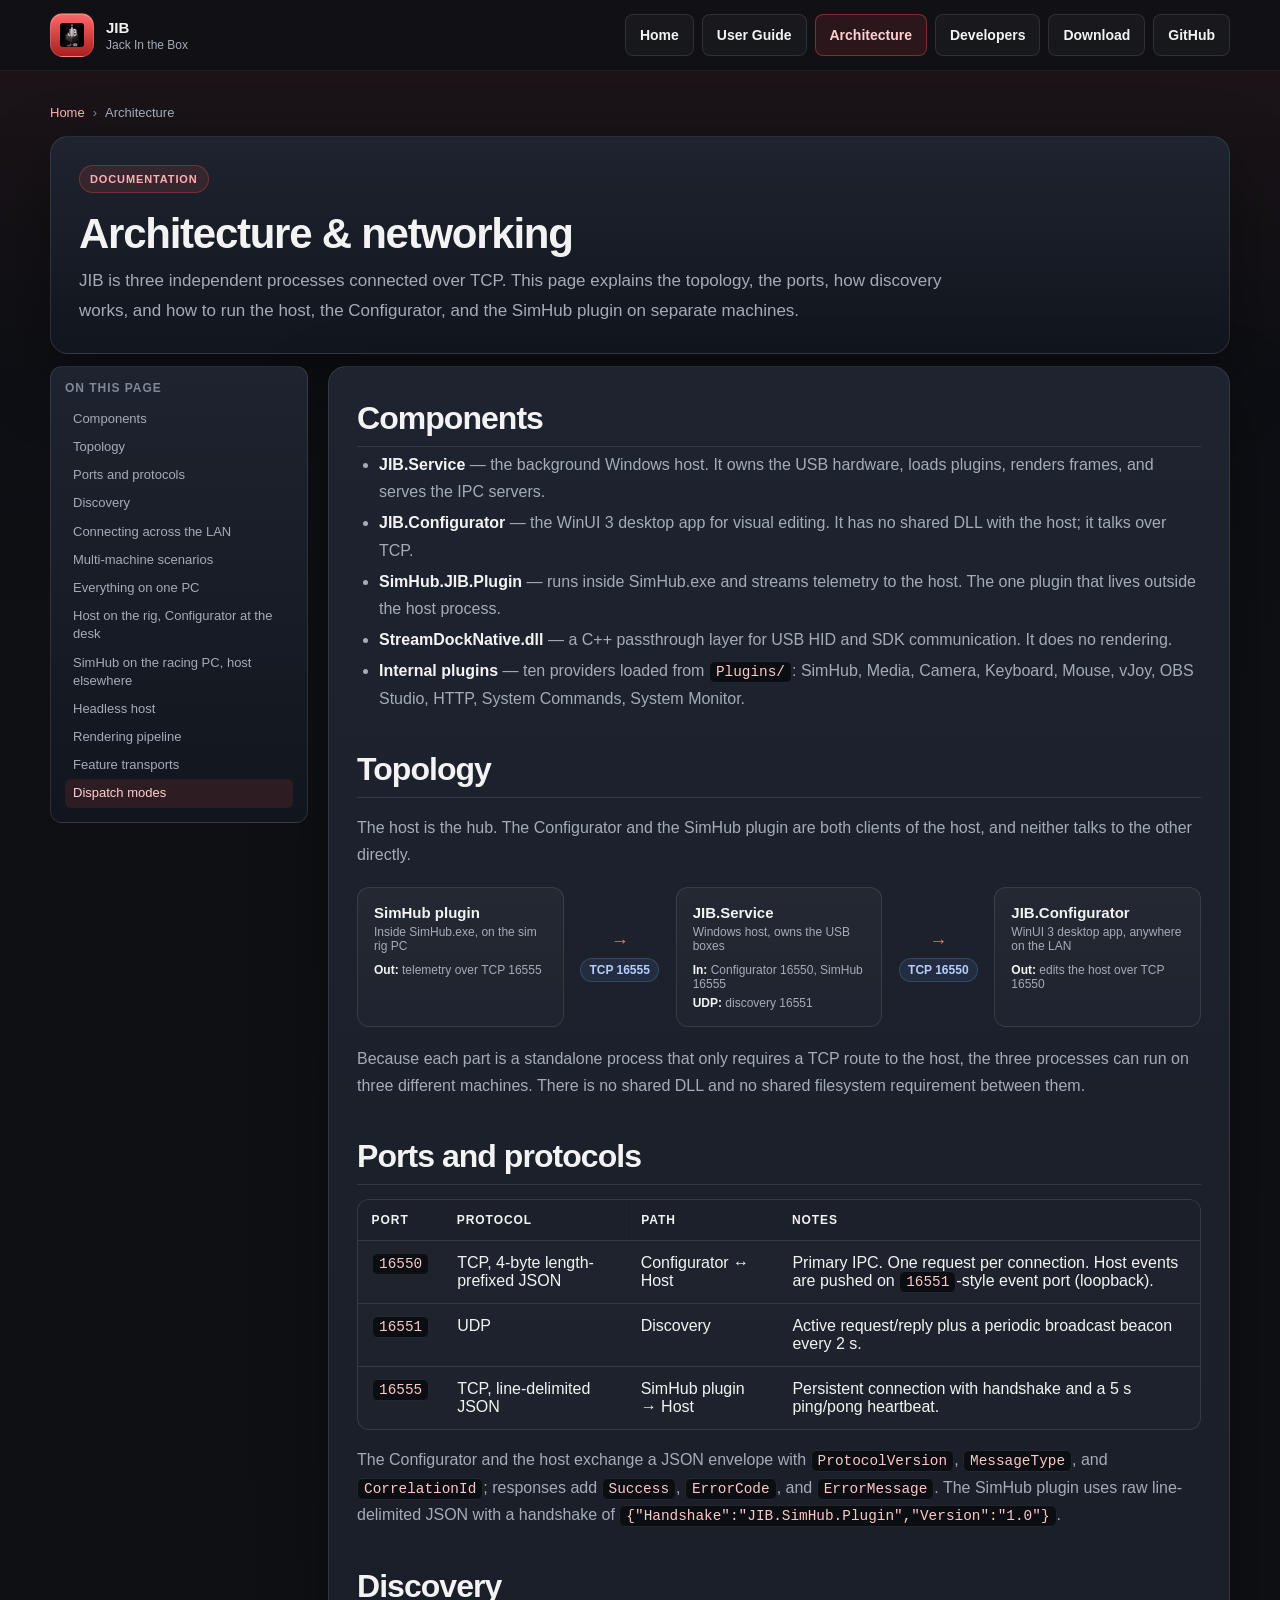
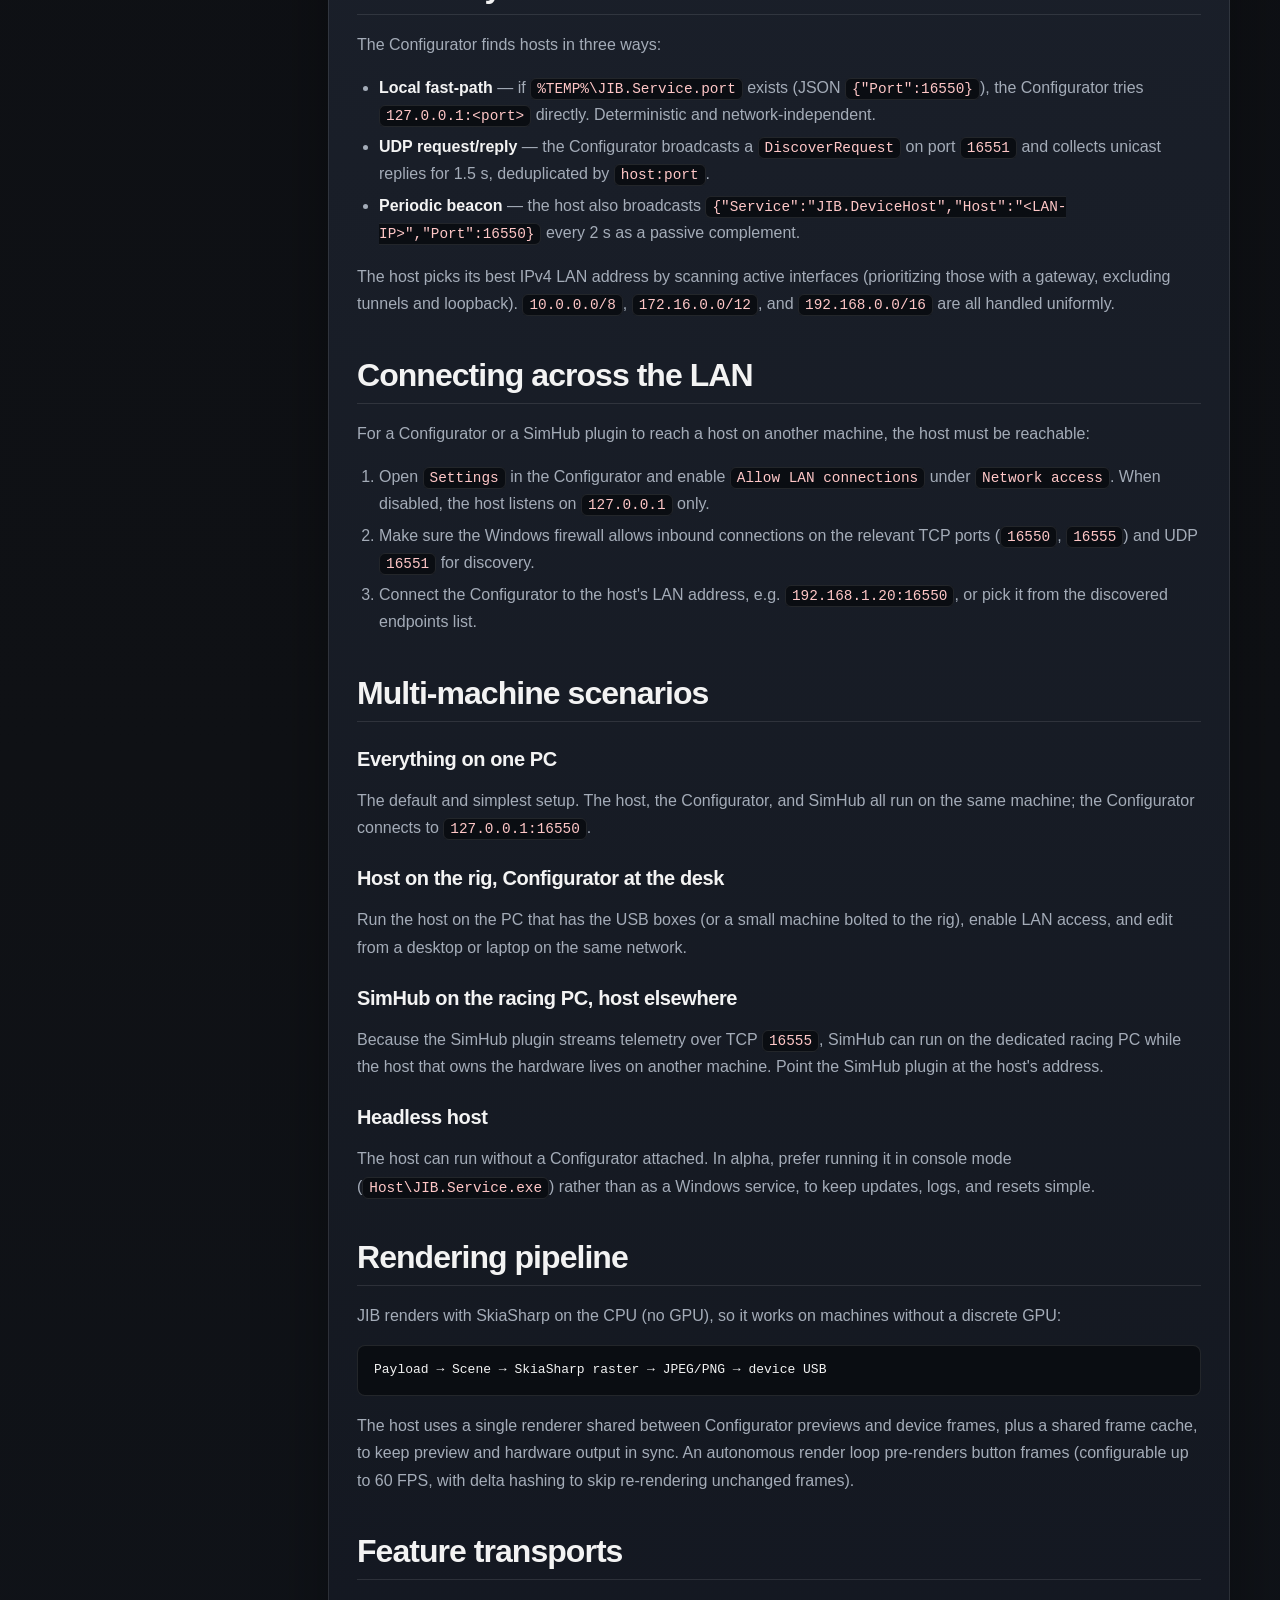
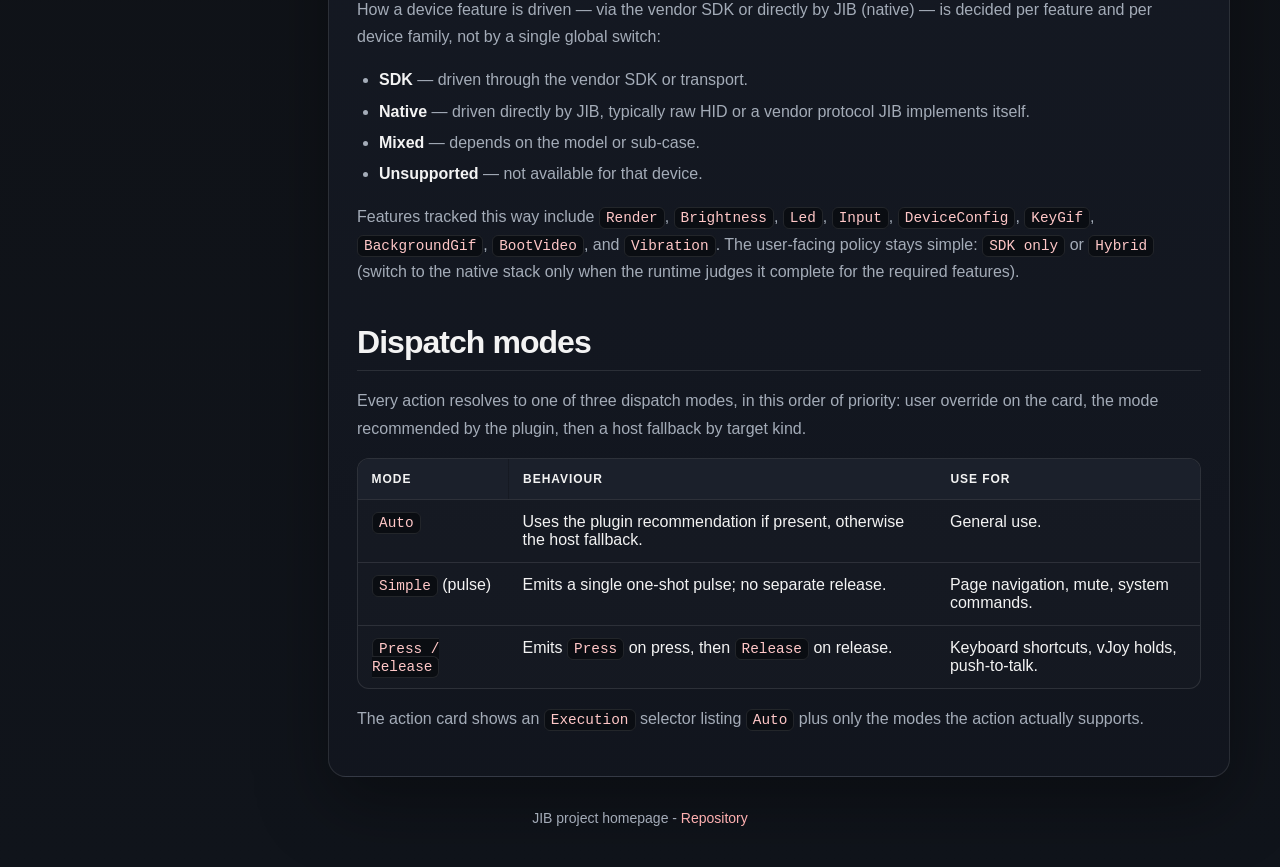
<file: docs/architecture.html>
<!DOCTYPE html>
<html lang="en">
<head>
    <meta charset="UTF-8" />
    <meta name="viewport" content="width=device-width, initial-scale=1.0" />
    <meta name="description" content="JIB architecture: how the host, Configurator, and SimHub plugin communicate over TCP and UDP, the ports they use, and how to run them on separate machines." />
    <meta property="og:title" content="JIB - Architecture" />
    <meta property="og:description" content="How the JIB host, Configurator, and SimHub plugin communicate over TCP and UDP, and how to run them on separate machines." />
    <meta property="og:image" content="./logo.png" />
    <meta name="theme-color" content="#0f1115" />
    <title>JIB - Architecture</title>
    <link rel="icon" href="./icon.png" sizes="any" />
    <link rel="stylesheet" href="./styles.css" />
</head>
<body data-page="architecture">
    <header class="topbar" id="topbar"></header>

    <main id="top" class="wrap">
        <div class="docs-hero">
            <nav class="breadcrumb" aria-label="Breadcrumb">
                <a href="index.html">Home</a>
                <span class="sep">&rsaquo;</span>
                <span>Architecture</span>
            </nav>
            <div class="card">
                <div class="eyebrow">Documentation</div>
                <h1 style="margin-bottom:10px;">Architecture &amp; networking</h1>
                <p class="lead" style="max-width:900px;">
                    JIB is three independent processes connected over TCP. This page explains the topology, the ports, how discovery works, and how to run the host, the Configurator, and the SimHub plugin on separate machines.
                </p>
            </div>
        </div>

        <div class="docs-layout">
            <aside class="toc" id="toc" aria-label="Table of contents"></aside>
            <article class="docs-prose card" id="guideContent">

                <h2>Components</h2>
                <ul>
                    <li><strong>JIB.Service</strong> &mdash; the background Windows host. It owns the USB hardware, loads plugins, renders frames, and serves the IPC servers.</li>
                    <li><strong>JIB.Configurator</strong> &mdash; the WinUI 3 desktop app for visual editing. It has no shared DLL with the host; it talks over TCP.</li>
                    <li><strong>SimHub.JIB.Plugin</strong> &mdash; runs inside SimHub.exe and streams telemetry to the host. The one plugin that lives outside the host process.</li>
                    <li><strong>StreamDockNative.dll</strong> &mdash; a C++ passthrough layer for USB HID and SDK communication. It does no rendering.</li>
                    <li><strong>Internal plugins</strong> &mdash; ten providers loaded from <code>Plugins/</code>: SimHub, Media, Camera, Keyboard, Mouse, vJoy, OBS Studio, HTTP, System Commands, System Monitor.</li>
                </ul>

                <h2>Topology</h2>
                <p>The host is the hub. The Configurator and the SimHub plugin are both clients of the host, and neither talks to the other directly.</p>
                <div class="topology">
                    <div class="topology-node">
                        <h4>SimHub plugin</h4>
                        <span class="role">Inside SimHub.exe, on the sim rig PC</span>
                        <div class="ports">
                            <div class="port"><strong>Out:</strong> telemetry over TCP 16555</div>
                        </div>
                    </div>
                    <div class="topology-edge">
                        <span class="arrow">&rarr;</span>
                        <span class="port-tag">TCP 16555</span>
                    </div>
                    <div class="topology-node">
                        <h4>JIB.Service</h4>
                        <span class="role">Windows host, owns the USB boxes</span>
                        <div class="ports">
                            <div class="port"><strong>In:</strong> Configurator 16550, SimHub 16555</div>
                            <div class="port"><strong>UDP:</strong> discovery 16551</div>
                        </div>
                    </div>
                    <div class="topology-edge">
                        <span class="arrow">&rarr;</span>
                        <span class="port-tag">TCP 16550</span>
                    </div>
                    <div class="topology-node">
                        <h4>JIB.Configurator</h4>
                        <span class="role">WinUI 3 desktop app, anywhere on the LAN</span>
                        <div class="ports">
                            <div class="port"><strong>Out:</strong> edits the host over TCP 16550</div>
                        </div>
                    </div>
                </div>
                <p>Because each part is a standalone process that only requires a TCP route to the host, the three processes can run on three different machines. There is no shared DLL and no shared filesystem requirement between them.</p>

                <h2>Ports and protocols</h2>
                <div class="table-wrap">
                    <table>
                        <thead>
                            <tr>
                                <th>Port</th>
                                <th>Protocol</th>
                                <th>Path</th>
                                <th>Notes</th>
                            </tr>
                        </thead>
                        <tbody>
                            <tr>
                                <td><code>16550</code></td>
                                <td>TCP, 4-byte length-prefixed JSON</td>
                                <td>Configurator &harr; Host</td>
                                <td>Primary IPC. One request per connection. Host events are pushed on <code>16551</code>-style event port (loopback).</td>
                            </tr>
                            <tr>
                                <td><code>16551</code></td>
                                <td>UDP</td>
                                <td>Discovery</td>
                                <td>Active request/reply plus a periodic broadcast beacon every 2 s.</td>
                            </tr>
                            <tr>
                                <td><code>16555</code></td>
                                <td>TCP, line-delimited JSON</td>
                                <td>SimHub plugin &rarr; Host</td>
                                <td>Persistent connection with handshake and a 5 s ping/pong heartbeat.</td>
                            </tr>
                        </tbody>
                    </table>
                </div>
                <p>The Configurator and the host exchange a JSON envelope with <code>ProtocolVersion</code>, <code>MessageType</code>, and <code>CorrelationId</code>; responses add <code>Success</code>, <code>ErrorCode</code>, and <code>ErrorMessage</code>. The SimHub plugin uses raw line-delimited JSON with a handshake of <code>{"Handshake":"JIB.SimHub.Plugin","Version":"1.0"}</code>.</p>

                <h2>Discovery</h2>
                <p>The Configurator finds hosts in three ways:</p>
                <ul>
                    <li><strong>Local fast-path</strong> &mdash; if <code>%TEMP%\JIB.Service.port</code> exists (JSON <code>{"Port":16550}</code>), the Configurator tries <code>127.0.0.1:&lt;port&gt;</code> directly. Deterministic and network-independent.</li>
                    <li><strong>UDP request/reply</strong> &mdash; the Configurator broadcasts a <code>DiscoverRequest</code> on port <code>16551</code> and collects unicast replies for 1.5 s, deduplicated by <code>host:port</code>.</li>
                    <li><strong>Periodic beacon</strong> &mdash; the host also broadcasts <code>{"Service":"JIB.DeviceHost","Host":"&lt;LAN-IP&gt;","Port":16550}</code> every 2 s as a passive complement.</li>
                </ul>
                <p>The host picks its best IPv4 LAN address by scanning active interfaces (prioritizing those with a gateway, excluding tunnels and loopback). <code>10.0.0.0/8</code>, <code>172.16.0.0/12</code>, and <code>192.168.0.0/16</code> are all handled uniformly.</p>

                <h2>Connecting across the LAN</h2>
                <p>For a Configurator or a SimHub plugin to reach a host on another machine, the host must be reachable:</p>
                <ol>
                    <li>Open <code>Settings</code> in the Configurator and enable <code>Allow LAN connections</code> under <code>Network access</code>. When disabled, the host listens on <code>127.0.0.1</code> only.</li>
                    <li>Make sure the Windows firewall allows inbound connections on the relevant TCP ports (<code>16550</code>, <code>16555</code>) and UDP <code>16551</code> for discovery.</li>
                    <li>Connect the Configurator to the host's LAN address, e.g. <code>192.168.1.20:16550</code>, or pick it from the discovered endpoints list.</li>
                </ol>

                <h2>Multi-machine scenarios</h2>
                <h3>Everything on one PC</h3>
                <p>The default and simplest setup. The host, the Configurator, and SimHub all run on the same machine; the Configurator connects to <code>127.0.0.1:16550</code>.</p>
                <h3>Host on the rig, Configurator at the desk</h3>
                <p>Run the host on the PC that has the USB boxes (or a small machine bolted to the rig), enable LAN access, and edit from a desktop or laptop on the same network.</p>
                <h3>SimHub on the racing PC, host elsewhere</h3>
                <p>Because the SimHub plugin streams telemetry over TCP <code>16555</code>, SimHub can run on the dedicated racing PC while the host that owns the hardware lives on another machine. Point the SimHub plugin at the host's address.</p>
                <h3>Headless host</h3>
                <p>The host can run without a Configurator attached. In alpha, prefer running it in console mode (<code>Host\JIB.Service.exe</code>) rather than as a Windows service, to keep updates, logs, and resets simple.</p>

                <h2>Rendering pipeline</h2>
                <p>JIB renders with SkiaSharp on the CPU (no GPU), so it works on machines without a discrete GPU:</p>
                <pre><code>Payload &rarr; Scene &rarr; SkiaSharp raster &rarr; JPEG/PNG &rarr; device USB</code></pre>
                <p>The host uses a single renderer shared between Configurator previews and device frames, plus a shared frame cache, to keep preview and hardware output in sync. An autonomous render loop pre-renders button frames (configurable up to 60 FPS, with delta hashing to skip re-rendering unchanged frames).</p>

                <h2>Feature transports</h2>
                <p>How a device feature is driven &mdash; via the vendor SDK or directly by JIB (native) &mdash; is decided per feature and per device family, not by a single global switch:</p>
                <ul>
                    <li><strong>SDK</strong> &mdash; driven through the vendor SDK or transport.</li>
                    <li><strong>Native</strong> &mdash; driven directly by JIB, typically raw HID or a vendor protocol JIB implements itself.</li>
                    <li><strong>Mixed</strong> &mdash; depends on the model or sub-case.</li>
                    <li><strong>Unsupported</strong> &mdash; not available for that device.</li>
                </ul>
                <p>Features tracked this way include <code>Render</code>, <code>Brightness</code>, <code>Led</code>, <code>Input</code>, <code>DeviceConfig</code>, <code>KeyGif</code>, <code>BackgroundGif</code>, <code>BootVideo</code>, and <code>Vibration</code>. The user-facing policy stays simple: <code>SDK only</code> or <code>Hybrid</code> (switch to the native stack only when the runtime judges it complete for the required features).</p>

                <h2>Dispatch modes</h2>
                <p>Every action resolves to one of three dispatch modes, in this order of priority: user override on the card, the mode recommended by the plugin, then a host fallback by target kind.</p>
                <div class="table-wrap">
                    <table>
                        <thead>
                            <tr>
                                <th>Mode</th>
                                <th>Behaviour</th>
                                <th>Use for</th>
                            </tr>
                        </thead>
                        <tbody>
                            <tr><td><code>Auto</code></td><td>Uses the plugin recommendation if present, otherwise the host fallback.</td><td>General use.</td></tr>
                            <tr><td><code>Simple</code> (pulse)</td><td>Emits a single one-shot pulse; no separate release.</td><td>Page navigation, mute, system commands.</td></tr>
                            <tr><td><code>Press / Release</code></td><td>Emits <code>Press</code> on press, then <code>Release</code> on release.</td><td>Keyboard shortcuts, vJoy holds, push-to-talk.</td></tr>
                        </tbody>
                    </table>
                </div>
                <p>The action card shows an <code>Execution</code> selector listing <code>Auto</code> plus only the modes the action actually supports.</p>

            </article>
        </div>
    </main>

    <footer class="wrap footer" id="footer"></footer>

    <button class="backtop" type="button" aria-label="Back to top">&uarr;</button>

    <script src="./data.js" defer></script>
    <script src="./app.js" defer></script>
</body>
</html>
</file>
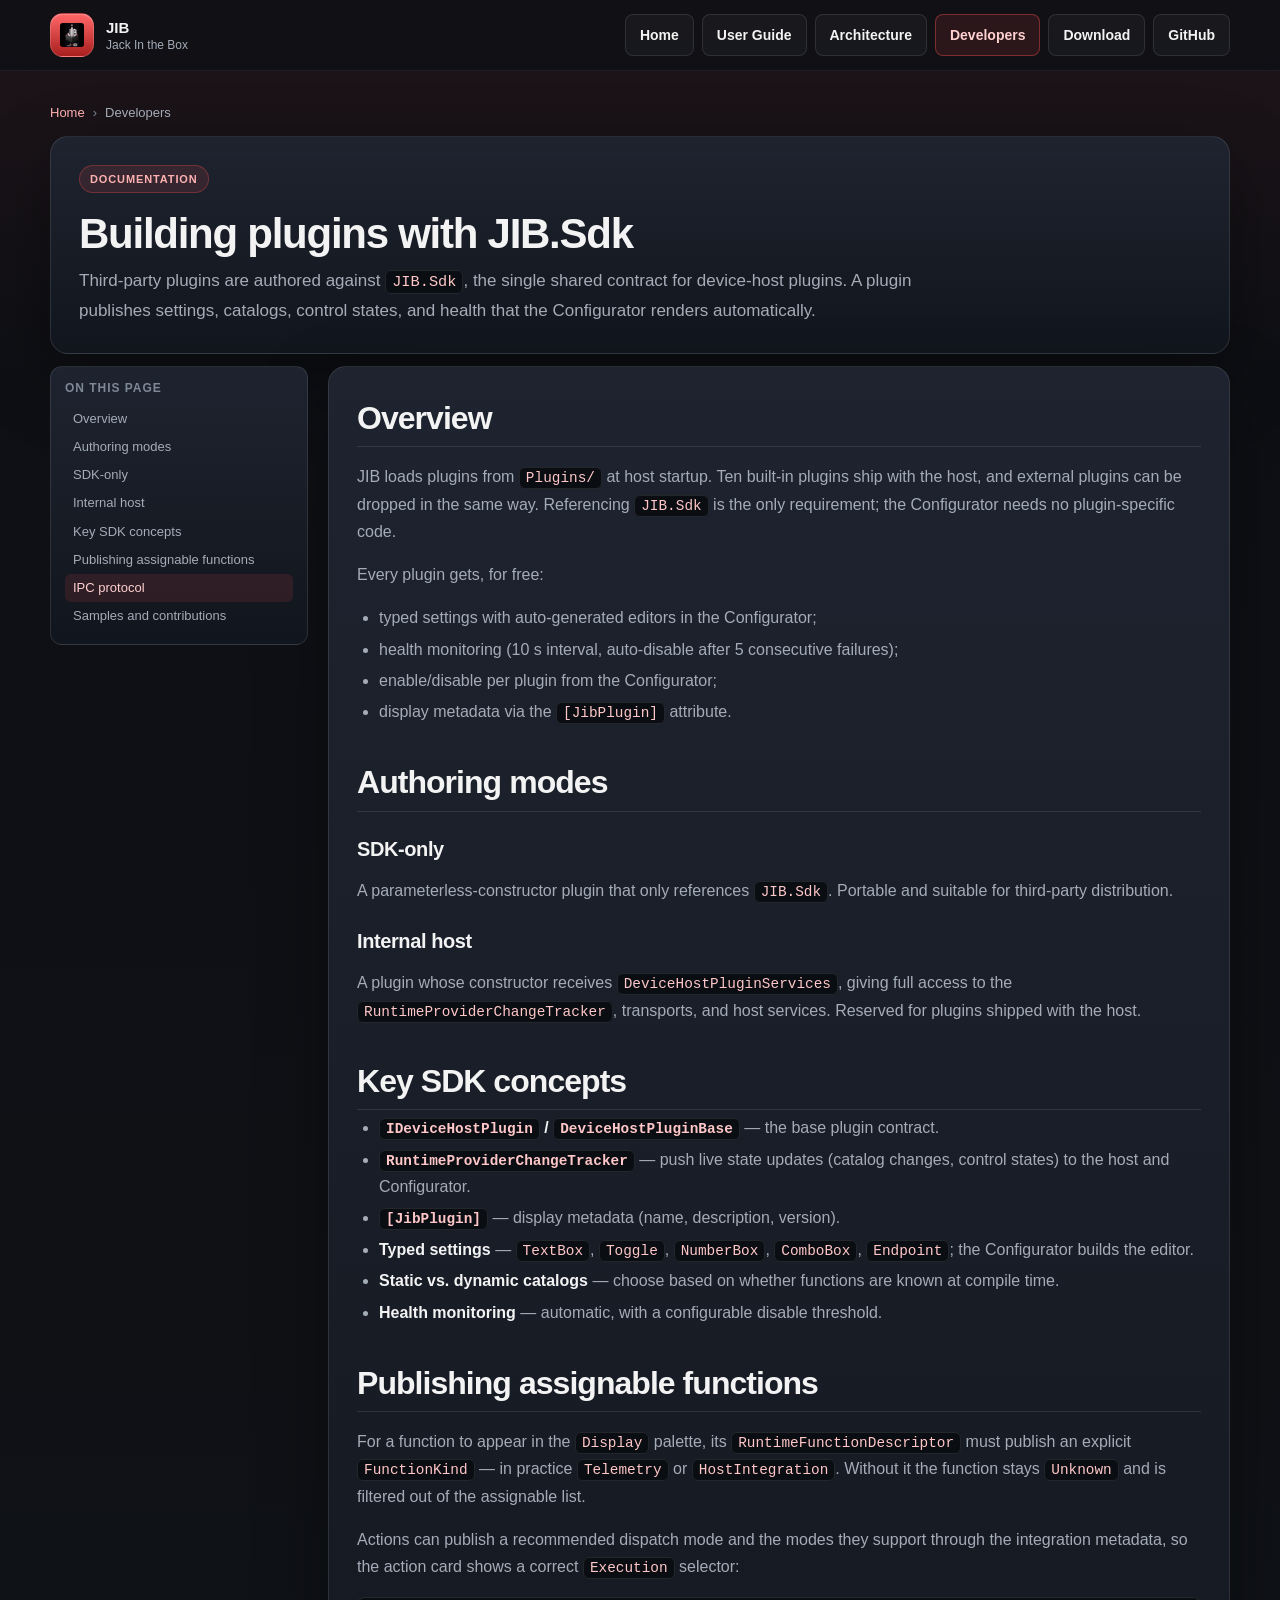
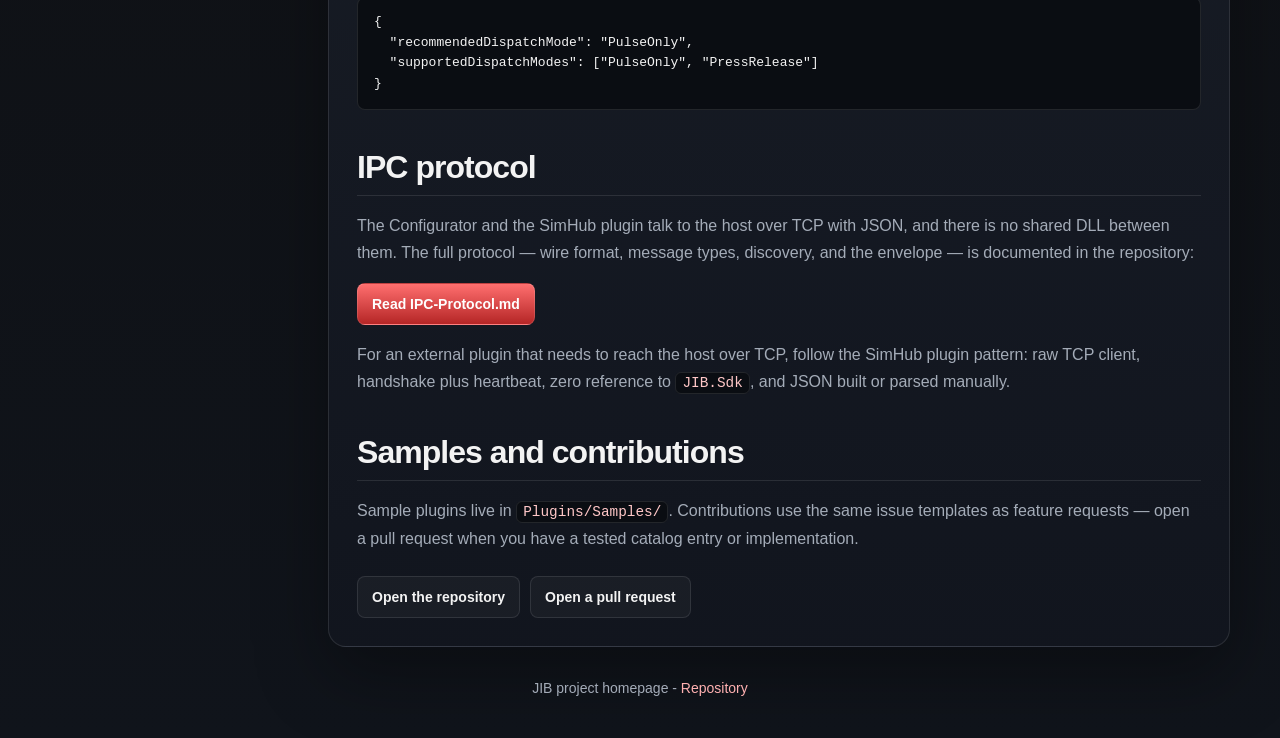
<file: docs/developers.html>
<!DOCTYPE html>
<html lang="en">
<head>
    <meta charset="UTF-8" />
    <meta name="viewport" content="width=device-width, initial-scale=1.0" />
    <meta name="description" content="Building third-party JIB plugins against JIB.Sdk: authoring modes, plugin contracts, settings, health monitoring, and the IPC protocol." />
    <meta property="og:title" content="JIB - For Developers" />
    <meta property="og:description" content="Building third-party JIB plugins against JIB.Sdk: authoring modes, plugin contracts, settings, health monitoring, and the IPC protocol." />
    <meta property="og:image" content="./logo.png" />
    <meta name="theme-color" content="#0f1115" />
    <title>JIB - For Developers</title>
    <link rel="icon" href="./icon.png" sizes="any" />
    <link rel="stylesheet" href="./styles.css" />
</head>
<body data-page="developers">
    <header class="topbar" id="topbar"></header>

    <main id="top" class="wrap">
        <div class="docs-hero">
            <nav class="breadcrumb" aria-label="Breadcrumb">
                <a href="index.html">Home</a>
                <span class="sep">&rsaquo;</span>
                <span>Developers</span>
            </nav>
            <div class="card">
                <div class="eyebrow">Documentation</div>
                <h1 style="margin-bottom:10px;">Building plugins with JIB.Sdk</h1>
                <p class="lead" style="max-width:900px;">
                    Third-party plugins are authored against <code>JIB.Sdk</code>, the single shared contract for device-host plugins. A plugin publishes settings, catalogs, control states, and health that the Configurator renders automatically.
                </p>
            </div>
        </div>

        <div class="docs-layout">
            <aside class="toc" id="toc" aria-label="Table of contents"></aside>
            <article class="docs-prose card" id="guideContent">

                <h2>Overview</h2>
                <p>JIB loads plugins from <code>Plugins/</code> at host startup. Ten built-in plugins ship with the host, and external plugins can be dropped in the same way. Referencing <code>JIB.Sdk</code> is the only requirement; the Configurator needs no plugin-specific code.</p>
                <p>Every plugin gets, for free:</p>
                <ul>
                    <li>typed settings with auto-generated editors in the Configurator;</li>
                    <li>health monitoring (10 s interval, auto-disable after 5 consecutive failures);</li>
                    <li>enable/disable per plugin from the Configurator;</li>
                    <li>display metadata via the <code>[JibPlugin]</code> attribute.</li>
                </ul>

                <h2>Authoring modes</h2>
                <h3>SDK-only</h3>
                <p>A parameterless-constructor plugin that only references <code>JIB.Sdk</code>. Portable and suitable for third-party distribution.</p>
                <h3>Internal host</h3>
                <p>A plugin whose constructor receives <code>DeviceHostPluginServices</code>, giving full access to the <code>RuntimeProviderChangeTracker</code>, transports, and host services. Reserved for plugins shipped with the host.</p>

                <h2>Key SDK concepts</h2>
                <ul>
                    <li><strong><code>IDeviceHostPlugin</code> / <code>DeviceHostPluginBase</code></strong> &mdash; the base plugin contract.</li>
                    <li><strong><code>RuntimeProviderChangeTracker</code></strong> &mdash; push live state updates (catalog changes, control states) to the host and Configurator.</li>
                    <li><strong><code>[JibPlugin]</code></strong> &mdash; display metadata (name, description, version).</li>
                    <li><strong>Typed settings</strong> &mdash; <code>TextBox</code>, <code>Toggle</code>, <code>NumberBox</code>, <code>ComboBox</code>, <code>Endpoint</code>; the Configurator builds the editor.</li>
                    <li><strong>Static vs. dynamic catalogs</strong> &mdash; choose based on whether functions are known at compile time.</li>
                    <li><strong>Health monitoring</strong> &mdash; automatic, with a configurable disable threshold.</li>
                </ul>

                <h2>Publishing assignable functions</h2>
                <p>For a function to appear in the <code>Display</code> palette, its <code>RuntimeFunctionDescriptor</code> must publish an explicit <code>FunctionKind</code> &mdash; in practice <code>Telemetry</code> or <code>HostIntegration</code>. Without it the function stays <code>Unknown</code> and is filtered out of the assignable list.</p>
                <p>Actions can publish a recommended dispatch mode and the modes they support through the integration metadata, so the action card shows a correct <code>Execution</code> selector:</p>
                <pre><code>{
  "recommendedDispatchMode": "PulseOnly",
  "supportedDispatchModes": ["PulseOnly", "PressRelease"]
}</code></pre>

                <h2>IPC protocol</h2>
                <p>The Configurator and the SimHub plugin talk to the host over TCP with JSON, and there is no shared DLL between them. The full protocol &mdash; wire format, message types, discovery, and the envelope &mdash; is documented in the repository:</p>
                <p><a class="btn btn-primary" href="https://github.com/androme13/JIB/blob/main/docs/IPC-Protocol.md" target="_blank" rel="noopener">Read IPC-Protocol.md</a></p>
                <p>For an external plugin that needs to reach the host over TCP, follow the SimHub plugin pattern: raw TCP client, handshake plus heartbeat, zero reference to <code>JIB.Sdk</code>, and JSON built or parsed manually.</p>

                <h2>Samples and contributions</h2>
                <p>Sample plugins live in <code>Plugins/Samples/</code>. Contributions use the same issue templates as feature requests &mdash; open a pull request when you have a tested catalog entry or implementation.</p>
                <div class="hero-actions">
                    <a class="btn" href="https://github.com/androme13/JIB" target="_blank" rel="noopener">Open the repository</a>
                    <a class="btn" href="https://github.com/androme13/JIB/compare" target="_blank" rel="noopener">Open a pull request</a>
                </div>

            </article>
        </div>
    </main>

    <footer class="wrap footer" id="footer"></footer>

    <button class="backtop" type="button" aria-label="Back to top">&uarr;</button>

    <script src="./data.js" defer></script>
    <script src="./app.js" defer></script>
</body>
</html>
</file>
<file: docs/styles.css>
:root {
            color-scheme: dark;
            --bg: #0f1115;
            --bg-soft: #151922;
            --panel: #191e28;
            --panel-soft: #202633;
            --panel-raised: #252c3a;
            --text: #f3f3f3;
            --muted: #a4acb8;
            --quiet: #7f8896;
            --line: rgba(255, 255, 255, 0.10);
            --line-strong: rgba(240, 79, 79, 0.42);
            --accent: #f04f4f;
            --accent-strong: #ff6f6f;
            --accent-soft: rgba(240, 79, 79, 0.12);
            --green: #65d991;
            --amber: #f0c46d;
            --red: #ff7d7d;
            --blue: #70a7ff;
            --shadow: 0 26px 70px rgba(0, 0, 0, 0.34);
            --radius-lg: 18px;
            --radius-md: 12px;
            --radius-sm: 8px;
            --maxw: 1180px;
        }

        * {
            box-sizing: border-box;
        }

        html {
            scroll-behavior: smooth;
            scroll-padding-top: 96px;
        }

        ::selection {
            background: rgba(240, 79, 79, 0.32);
            color: #fff;
        }

        body {
            margin: 0;
            background:
                linear-gradient(180deg, rgba(240, 79, 79, 0.08), transparent 380px),
                linear-gradient(180deg, #0d0f14 0%, var(--bg) 58%, #10141b 100%);
            color: var(--text);
            font-family: Inter, "Segoe UI", Roboto, Helvetica, Arial, sans-serif;
        }

        body.locked {
            overflow: hidden;
        }

        a {
            color: inherit;
            text-decoration: none;
        }

        :focus-visible {
            outline: 2px solid var(--accent-strong);
            outline-offset: 2px;
            border-radius: 4px;
        }

        img {
            max-width: 100%;
        }


        .wrap {
            width: min(calc(100% - 32px), var(--maxw));
            margin: 0 auto;
        }

        .topbar {
            position: sticky;
            top: 0;
            z-index: 20;
            background: rgba(15, 17, 21, 0.86);
            border-bottom: 1px solid rgba(255, 255, 255, 0.06);
            backdrop-filter: blur(16px);
        }

        .topbar-inner {
            min-height: 70px;
            display: flex;
            align-items: center;
            justify-content: space-between;
            gap: 18px;
            min-width: 0;
        }

        .brand {
            flex: 0 0 auto;
            display: flex;
            align-items: center;
            gap: 12px;
            min-width: 210px;
        }

        .brand-icon {
            width: 44px;
            height: 44px;
            padding: 9px;
            border: 1px solid rgba(255, 255, 255, 0.16);
            border-radius: 13px;
            background: linear-gradient(180deg, #ff6767, #a91f1f);
            box-shadow: inset 0 1px 0 rgba(255, 255, 255, 0.18);
        }

        .brand-title {
            display: block;
            font-size: 15px;
            font-weight: 850;
        }

        .brand-subtitle {
            display: block;
            margin-top: 2px;
            color: var(--muted);
            font-size: 12px;
        }

        .nav {
            min-width: 0;
            display: flex;
            flex: 1 1 auto;
            flex-wrap: nowrap;
            justify-content: flex-end;
            gap: 8px;
            overflow-x: auto;
            overscroll-behavior-x: contain;
            scrollbar-width: none;
            white-space: nowrap;
        }

        .nav::-webkit-scrollbar {
            display: none;
        }

        .nav a,
        .btn {
            min-height: 42px;
            display: inline-flex;
            align-items: center;
            justify-content: center;
            gap: 8px;
            padding: 0 14px;
            border: 1px solid var(--line);
            border-radius: var(--radius-sm);
            background: rgba(255, 255, 255, 0.035);
            color: var(--text);
            font-size: 14px;
            font-weight: 760;
            line-height: 1;
            transition: border-color 140ms ease, background 140ms ease, transform 140ms ease;
        }

        .nav a:hover,
        .btn:hover {
            border-color: var(--line-strong);
            background: rgba(240, 79, 79, 0.10);
            transform: translateY(-1px);
        }

        .btn-primary {
            border-color: rgba(255, 255, 255, 0.12);
            background: linear-gradient(180deg, var(--accent-strong), #b52626);
            color: #fff;
        }

        .btn-primary:hover {
            background: linear-gradient(180deg, #ff7b7b, #c12a2a);
        }

        .btn-muted {
            color: var(--muted);
        }

        .hero {
            padding: 40px 0 28px;
        }

        .hero-grid {
            display: grid;
            grid-template-columns: minmax(0, 0.92fr) minmax(440px, 1.08fr);
            gap: 22px;
            align-items: stretch;
        }

        .hero-copy,
        .hero-preview,
        .card {
            border: 1px solid var(--line);
            border-radius: var(--radius-lg);
            background: linear-gradient(180deg, rgba(31, 37, 49, 0.96), rgba(18, 22, 30, 0.96));
            box-shadow: var(--shadow);
        }

        .hero-copy {
            padding: clamp(24px, 4vw, 36px);
            display: grid;
            align-content: center;
            min-height: 520px;
        }

        .eyebrow {
            width: fit-content;
            padding: 7px 10px;
            border: 1px solid rgba(240, 79, 79, 0.32);
            border-radius: 999px;
            background: var(--accent-soft);
            color: #ffb1b1;
            font-size: 11px;
            font-weight: 850;
            letter-spacing: 0.08em;
            text-transform: uppercase;
        }

        h1 {
            margin: 18px 0 16px;
            max-width: 760px;
            font-size: clamp(38px, 4.7vw, 62px);
            line-height: 0.98;
            letter-spacing: -0.045em;
        }

        .lead {
            margin: 0;
            max-width: 720px;
            color: var(--muted);
            font-size: 17px;
            line-height: 1.72;
        }

        .hero-actions {
            display: flex;
            flex-wrap: wrap;
            gap: 10px;
            margin-top: 24px;
        }

        .hero-points {
            display: grid;
            grid-template-columns: repeat(2, minmax(0, 1fr));
            gap: 10px;
            margin-top: 20px;
        }

        .hero-point {
            min-height: 70px;
            padding: 14px;
            border: 1px solid var(--line);
            border-radius: var(--radius-md);
            background: rgba(255, 255, 255, 0.025);
        }

        .hero-point strong {
            display: block;
            margin-bottom: 5px;
            font-size: 14px;
        }

        .hero-point span {
            color: var(--muted);
            font-size: 13px;
            line-height: 1.45;
        }

        .hero-preview {
            overflow: hidden;
            display: grid;
            grid-template-rows: auto 1fr auto;
        }

        .preview-toolbar {
            display: flex;
            align-items: center;
            justify-content: space-between;
            gap: 14px;
            padding: 14px 16px;
            border-bottom: 1px solid var(--line);
            background: rgba(0, 0, 0, 0.16);
        }

        .preview-logo {
            display: flex;
            align-items: center;
            gap: 12px;
            min-width: 0;
        }

        .preview-logo img {
            width: 132px;
        }

        .preview-status {
            flex: 0 0 auto;
            padding: 7px 10px;
            border: 1px solid rgba(101, 217, 145, 0.25);
            border-radius: 999px;
            background: rgba(101, 217, 145, 0.10);
            color: #9bf0bb;
            font-size: 12px;
            font-weight: 800;
        }

        .preview-image {
            width: 100%;
            height: 100%;
            min-height: 390px;
            object-fit: contain;
            padding: 12px;
            background:
                radial-gradient(120% 100% at 50% 0%, rgba(240, 79, 79, 0.06), transparent 60%),
                #0a0c11;
            cursor: zoom-in;
        }

        .preview-foot {
            display: grid;
            grid-template-columns: repeat(3, 1fr);
            border-top: 1px solid var(--line);
        }

        .metric {
            padding: 14px 16px;
            border-right: 1px solid var(--line);
        }

        .metric:last-child {
            border-right: 0;
        }

        .metric-value {
            display: block;
            font-size: 21px;
            font-weight: 900;
        }

        .metric-label {
            display: block;
            margin-top: 4px;
            color: var(--muted);
            font-size: 12px;
        }

        .section {
            margin: 22px 0;
        }

        .card {
            padding: clamp(20px, 3vw, 28px);
        }

        .section-head {
            display: flex;
            align-items: flex-start;
            justify-content: space-between;
            gap: 18px;
            margin-bottom: 18px;
        }

        h2 {
            margin: 0;
            font-size: clamp(24px, 3vw, 32px);
            line-height: 1.1;
            letter-spacing: -0.03em;
        }

        .section-head p,
        .muted {
            margin: 7px 0 0;
            color: var(--muted);
            line-height: 1.65;
        }

        .grid-3 {
            display: grid;
            grid-template-columns: repeat(3, minmax(0, 1fr));
            gap: 14px;
        }

        .feature,
        .game-profile,
        .panel,
        .step,
        .release-box {
            border: 1px solid var(--line);
            border-radius: var(--radius-md);
            background: linear-gradient(180deg, rgba(255, 255, 255, 0.035), rgba(255, 255, 255, 0.014));
        }

        .feature,
        .game-profile,
        .panel,
        .step {
            padding: 18px;
        }

        .feature h3,
        .game-profile h3,
        .panel h3,
        .step h3 {
            margin: 0 0 8px;
            font-size: 17px;
            letter-spacing: -0.015em;
        }

        .feature p,
        .game-profile p,
        .panel p,
        .step p,
        .panel li {
            margin: 0;
            color: var(--muted);
            line-height: 1.65;
        }

        .panel ul {
            margin: 0;
            padding-left: 18px;
        }

        .feature-kicker,
        .step-kicker {
            display: inline-flex;
            align-items: center;
            min-height: 28px;
            padding: 0 9px;
            margin-bottom: 12px;
            border: 1px solid rgba(112, 167, 255, 0.22);
            border-radius: 999px;
            background: rgba(112, 167, 255, 0.09);
            color: #b6ccff;
            font-size: 11px;
            font-weight: 850;
            letter-spacing: 0.07em;
            text-transform: uppercase;
        }

        .step-kicker {
            border-color: rgba(240, 79, 79, 0.28);
            background: var(--accent-soft);
            color: #ffb3b3;
        }

        .game-profile {
            min-height: 180px;
        }

        .note {
            margin: 14px 0 0;
            color: var(--quiet);
            font-size: 13px;
            line-height: 1.6;
        }

        .request-card {
            display: grid;
            grid-template-columns: minmax(0, 1fr) auto;
            align-items: center;
            gap: 18px;
        }

        .request-card h2 {
            margin-top: 14px;
        }

        .request-card p {
            max-width: 760px;
            margin: 8px 0 0;
            color: var(--muted);
            line-height: 1.65;
        }

        .request-actions {
            display: flex;
            flex-wrap: wrap;
            justify-content: flex-end;
            gap: 10px;
        }

        .request-paths {
            display: grid;
            grid-template-columns: repeat(2, minmax(0, 1fr));
            gap: 10px;
            margin-top: 14px;
        }

        .request-paths div {
            padding: 12px;
            border: 1px solid var(--line);
            border-radius: var(--radius-sm);
            background: rgba(255, 255, 255, 0.025);
        }

        .request-paths strong,
        .request-paths span {
            display: block;
        }

        .request-paths strong {
            font-size: 13px;
        }

        .request-paths span {
            margin-top: 4px;
            color: var(--muted);
            font-size: 12px;
            line-height: 1.5;
        }

        .gallery {
            display: grid;
            gap: 14px;
        }

        .gallery-stage {
            position: relative;
            overflow: hidden;
            border: 1px solid var(--line-strong);
            border-radius: var(--radius-lg);
            background: #090b0f;
        }

        .gallery-image {
            display: block;
            width: 100%;
            aspect-ratio: 16 / 9;
            object-fit: contain;
            cursor: zoom-in;
        }

        .gallery-video {
            display: block;
            width: 100%;
            aspect-ratio: 16 / 9;
            object-fit: contain;
            background: #000;
        }

        .gallery-caption {
            display: flex;
            align-items: center;
            justify-content: space-between;
            gap: 14px;
            padding: 13px 15px;
            border-top: 1px solid var(--line);
            background: rgba(13, 16, 22, 0.88);
        }

        .gallery-caption strong {
            font-size: 16px;
        }

        .gallery-caption span {
            color: var(--muted);
            font-size: 13px;
        }

        .gallery-arrow {
            position: absolute;
            top: 50%;
            width: 42px;
            height: 42px;
            border: 1px solid rgba(255, 255, 255, 0.18);
            border-radius: 999px;
            background: rgba(8, 10, 14, 0.76);
            color: #fff;
            cursor: pointer;
            font-size: 28px;
            transform: translateY(-50%);
        }

        .gallery-prev {
            left: 13px;
        }

        .gallery-next {
            right: 13px;
        }

        .gallery-thumbs {
            display: grid;
            grid-template-columns: repeat(auto-fit, minmax(112px, 1fr));
            gap: 9px;
        }

        .gallery-thumb {
            padding: 5px;
            border: 1px solid var(--line);
            border-radius: var(--radius-sm);
            background: rgba(255, 255, 255, 0.025);
            cursor: pointer;
        }

        .gallery-thumb[aria-current="true"] {
            border-color: var(--accent);
            background: var(--accent-soft);
        }

        .gallery-thumb img {
            display: block;
            width: 100%;
            aspect-ratio: 16 / 9;
            object-fit: cover;
            border-radius: 6px;
        }

        .gallery-video-thumb {
            position: relative;
            display: block;
            width: 100%;
            aspect-ratio: 16 / 9;
            border-radius: 6px;
            overflow: hidden;
            background: #000;
        }

        .gallery-video-thumb video {
            display: block;
            width: 100%;
            height: 100%;
            object-fit: cover;
        }

        .gallery-video-thumb::after {
            content: '';
            position: absolute;
            top: 50%;
            left: 50%;
            width: 0;
            height: 0;
            border-top: 9px solid transparent;
            border-bottom: 9px solid transparent;
            border-left: 14px solid rgba(255, 255, 255, 0.92);
            transform: translate(-50%, -50%);
        }

        .compat-summary {
            display: grid;
            grid-template-columns: repeat(3, minmax(0, 1fr));
            gap: 12px;
            margin-bottom: 14px;
        }

        .summary-item {
            padding: 16px;
            border: 1px solid var(--line);
            border-radius: var(--radius-md);
            background: rgba(255, 255, 255, 0.025);
        }

        .summary-item strong {
            display: block;
            font-size: 24px;
        }

        .summary-item span {
            display: block;
            margin-top: 4px;
            color: var(--muted);
            font-size: 13px;
        }

        .compat-tools {
            display: flex;
            flex-wrap: wrap;
            align-items: center;
            justify-content: space-between;
            gap: 12px;
            margin: 18px 0 12px;
        }

        .search {
            width: min(100%, 380px);
            min-height: 42px;
            padding: 0 13px;
            border: 1px solid var(--line);
            border-radius: var(--radius-sm);
            background: #111620;
            color: var(--text);
            font: inherit;
        }

        .chips {
            display: flex;
            flex-wrap: wrap;
            gap: 8px;
        }

        .chip {
            min-height: 34px;
            padding: 0 10px;
            border: 1px solid var(--line);
            border-radius: 999px;
            background: rgba(255, 255, 255, 0.03);
            color: var(--muted);
            cursor: pointer;
            font-weight: 760;
        }

        .chip.active {
            border-color: var(--line-strong);
            background: var(--accent-soft);
            color: #ffd0d0;
        }

        .table-wrap {
            max-height: 620px;
            overflow: auto;
            border: 1px solid var(--line);
            border-radius: var(--radius-md);
            background: rgba(255, 255, 255, 0.015);
        }

        table {
            width: 100%;
            min-width: 860px;
            border-collapse: collapse;
        }

        th,
        td {
            padding: 13px 14px;
            border-bottom: 1px solid var(--line);
            text-align: left;
            vertical-align: top;
        }

        th {
            position: sticky;
            top: 0;
            z-index: 2;
            background: #1b202b;
            color: var(--text);
            font-size: 12px;
            text-transform: uppercase;
            letter-spacing: 0.08em;
        }

        tr:last-child td {
            border-bottom: 0;
        }

        .status {
            display: inline-flex;
            align-items: center;
            min-height: 28px;
            padding: 0 9px;
            border-radius: 999px;
            font-size: 12px;
            font-weight: 850;
            white-space: nowrap;
        }

        .status.validated {
            border: 1px solid rgba(101, 217, 145, 0.22);
            background: rgba(101, 217, 145, 0.10);
            color: #99efb9;
        }

        .status.needs {
            border: 1px solid rgba(255, 125, 125, 0.30);
            background: rgba(255, 125, 125, 0.10);
            color: #ffb1b1;
        }

        .release-grid {
            display: grid;
            grid-template-columns: minmax(0, 1.12fr) minmax(300px, 0.88fr);
            gap: 14px;
        }

        .release-box {
            padding: 18px;
        }

        .release-title {
            margin: 12px 0 8px;
            font-size: 28px;
            line-height: 1.08;
            letter-spacing: -0.03em;
        }

        .meta {
            display: flex;
            flex-wrap: wrap;
            gap: 9px 14px;
            color: var(--muted);
            font-size: 13px;
            line-height: 1.5;
        }

        .release-body {
            max-height: 360px;
            overflow: auto;
            margin-top: 14px;
            padding-right: 8px;
            color: var(--text);
            line-height: 1.75;
            word-break: break-word;
        }

        .release-body h1,
        .release-body h2,
        .release-body h3,
        .release-body h4 {
            margin: 14px 0 6px;
            line-height: 1.25;
        }

        .release-body h1 { font-size: 20px; }
        .release-body h2 { font-size: 18px; }
        .release-body h3 { font-size: 16px; }
        .release-body h4 { font-size: 15px; }

        .release-body p {
            margin: 6px 0;
            color: var(--muted);
        }

        .release-body ul,
        .release-body ol {
            margin: 6px 0;
            padding-left: 22px;
            color: var(--muted);
        }

        .release-body li {
            margin: 3px 0;
        }

        .release-body a {
            color: #ffb1b1;
        }

        .release-body pre {
            margin: 10px 0;
            padding: 12px 14px;
            overflow: auto;
            border: 1px solid var(--line);
            border-radius: var(--radius-sm);
            background: #0a0d12;
            line-height: 1.55;
        }

        .release-body pre code {
            padding: 0;
            border: 0;
            background: none;
            color: var(--text);
            font-size: 13px;
        }

        .asset-list,
        .history {
            display: grid;
            gap: 10px;
        }

        .asset,
        .history-item {
            display: flex;
            align-items: center;
            justify-content: space-between;
            gap: 12px;
            padding: 13px;
            border: 1px solid var(--line);
            border-radius: var(--radius-sm);
            background: rgba(255, 255, 255, 0.025);
        }

        .asset strong,
        .history-item strong {
            display: block;
            word-break: break-word;
        }

        .asset span,
        .history-item span {
            display: block;
            margin-top: 4px;
            color: var(--muted);
            font-size: 13px;
        }

        .empty,
        .loading,
        .error {
            padding: 16px;
            border-radius: var(--radius-md);
            line-height: 1.7;
        }

        .empty,
        .loading {
            border: 1px dashed var(--line);
            color: var(--muted);
            background: rgba(255, 255, 255, 0.02);
        }

        .error {
            border: 1px solid rgba(255, 125, 125, 0.32);
            background: rgba(255, 125, 125, 0.09);
            color: #ffd1d1;
        }

        .footer {
            padding: 8px 0 42px;
            color: var(--muted);
            font-size: 14px;
            text-align: center;
            line-height: 1.7;
        }

        .footer a {
            color: #ffb1b1;
        }

        .lightbox {
            position: fixed;
            inset: 0;
            z-index: 60;
            display: none;
            place-items: center;
            padding: 24px;
            background: rgba(5, 7, 10, 0.90);
            backdrop-filter: blur(12px);
        }

        .lightbox.open {
            display: grid;
        }

        .lightbox img {
            max-width: min(1460px, 96vw);
            max-height: 90vh;
            border: 1px solid rgba(255, 255, 255, 0.12);
            border-radius: var(--radius-md);
            box-shadow: 0 28px 80px rgba(0, 0, 0, 0.48);
        }

        .lightbox-close {
            position: fixed;
            top: 18px;
            right: 18px;
            width: 44px;
            height: 44px;
            border: 1px solid rgba(255, 255, 255, 0.18);
            border-radius: 999px;
            background: rgba(255, 255, 255, 0.08);
            color: #fff;
            cursor: pointer;
            font-size: 24px;
        }

        @media (max-width: 980px) {
            .hero-grid,
            .release-grid,
            .grid-3,
            .compat-summary {
                grid-template-columns: 1fr;
            }

            .hero-copy {
                min-height: auto;
            }
        }

        @media (max-width: 760px) {
            .topbar-inner {
                align-items: flex-start;
                flex-direction: column;
                padding: 12px 0;
            }

            .nav {
                width: 100%;
                justify-content: flex-start;
            }

            .hero {
                padding-top: 22px;
            }

            .hero-grid {
                grid-template-columns: minmax(0, 1fr);
            }

            .hero-points,
            .preview-foot {
                grid-template-columns: 1fr;
            }

            .metric {
                border-right: 0;
                border-bottom: 1px solid var(--line);
            }

            .metric:last-child {
                border-bottom: 0;
            }

            .preview-image {
                min-height: 260px;
            }

            .request-paths {
                grid-template-columns: 1fr;
            }

            .section-head,
            .request-card,
            .asset,
            .history-item {
                align-items: stretch;
                flex-direction: column;
            }

            .request-card {
                display: flex;
            }

            .request-actions {
                justify-content: stretch;
            }

            .btn {
                width: 100%;
            }
        }

        /* ---------- Navigation: active state + mobile hamburger ---------- */

        .nav a.active {
            border-color: var(--line-strong);
            background: rgba(240, 79, 79, 0.12);
            color: #ffd0d0;
        }

        .nav-toggle {
            display: none;
            flex: 0 0 auto;
            min-height: 42px;
            padding: 0 14px;
            border: 1px solid var(--line);
            border-radius: var(--radius-sm);
            background: rgba(255, 255, 255, 0.035);
            color: var(--text);
            font-size: 14px;
            font-weight: 760;
            cursor: pointer;
        }

        .nav-toggle:hover {
            border-color: var(--line-strong);
            background: rgba(240, 79, 79, 0.10);
        }

        @media (max-width: 900px) {
            .topbar-inner {
                flex-wrap: wrap;
                padding: 10px 0;
            }

            .brand {
                min-width: 0;
                flex: 1 1 auto;
            }

            .nav-toggle {
                display: inline-flex;
                align-items: center;
                justify-content: center;
            }

            .nav {
                display: none;
                width: 100%;
                flex-direction: column;
                gap: 6px;
                padding-top: 8px;
            }

            .nav.open {
                display: flex;
            }

            .nav a {
                width: 100%;
                justify-content: flex-start;
            }
        }

        /* ---------- Docs layout: sidebar TOC + prose ---------- */

        .docs-hero {
            padding: 34px 0 12px;
        }

        .docs-hero h1 {
            max-width: 900px;
            font-size: clamp(28px, 3.4vw, 42px);
            line-height: 1.08;
            letter-spacing: -0.03em;
        }

        .breadcrumb {
            display: flex;
            flex-wrap: wrap;
            align-items: center;
            gap: 8px;
            margin: 0 0 16px;
            color: var(--muted);
            font-size: 13px;
        }

        .breadcrumb a {
            color: #ffb1b1;
        }

        .breadcrumb .sep {
            color: var(--quiet);
        }

        .docs-layout {
            display: grid;
            grid-template-columns: 258px minmax(0, 1fr);
            gap: 20px;
            align-items: start;
            margin: 0 0 22px;
        }

        .toc {
            position: sticky;
            top: 90px;
            max-height: calc(100vh - 112px);
            overflow: auto;
            padding: 14px;
            border: 1px solid var(--line);
            border-radius: var(--radius-md);
            background: linear-gradient(180deg, rgba(31, 37, 49, 0.96), rgba(18, 22, 30, 0.96));
        }

        .toc-details summary {
            display: flex;
            align-items: center;
            justify-content: space-between;
            gap: 8px;
            margin: 0 0 10px;
            cursor: pointer;
            list-style: none;
            font-size: 12px;
            font-weight: 850;
            letter-spacing: 0.08em;
            text-transform: uppercase;
            color: var(--quiet);
            user-select: none;
        }

        .toc-details summary::-webkit-details-marker {
            display: none;
        }

        .toc-details summary::after {
            content: '\203A';
            font-size: 15px;
            line-height: 1;
            color: var(--quiet);
            transition: transform 140ms ease;
        }

        .toc-details[open] summary::after {
            transform: rotate(90deg);
        }

        @media (min-width: 981px) {
            .toc-details summary {
                cursor: default;
                pointer-events: none;
            }

            .toc-details summary::after {
                display: none;
            }
        }

        .toc ul {
            list-style: none;
            margin: 0;
            padding: 0;
        }

        .toc ul ul {
            margin: 4px 0 0 12px;
            padding-left: 8px;
            border-left: 1px solid var(--line);
        }

        .toc a {
            display: block;
            padding: 5px 8px;
            border-radius: 6px;
            color: var(--muted);
            font-size: 13px;
            line-height: 1.4;
        }

        .toc a:hover {
            background: rgba(255, 255, 255, 0.04);
            color: var(--text);
        }

        .toc a.active {
            background: var(--accent-soft);
            color: #ffd0d0;
        }

        .docs-prose {
            min-width: 0;
        }

        .docs-prose h2 {
            margin-top: 34px;
            padding-top: 6px;
            padding-bottom: 10px;
            border-bottom: 1px solid var(--line);
        }

        .docs-prose h2:first-child {
            margin-top: 0;
        }

        .docs-prose h3 {
            margin: 26px 0 10px;
            font-size: 20px;
            letter-spacing: -0.02em;
        }

        .docs-prose p,
        .docs-prose li {
            color: var(--muted);
            line-height: 1.7;
        }

        .docs-prose ul,
        .docs-prose ol {
            margin: 0 0 8px;
            padding-left: 22px;
        }

        .docs-prose li {
            margin: 4px 0;
        }

        .docs-prose strong {
            color: var(--text);
        }

        .docs-prose .table-wrap {
            margin: 14px 0;
        }

        /* ---------- Callouts ---------- */

        .callout {
            margin: 16px 0;
            padding: 14px 16px;
            border: 1px solid var(--line);
            border-left: 3px solid var(--muted);
            border-radius: var(--radius-sm);
            background: rgba(255, 255, 255, 0.025);
            line-height: 1.65;
        }

        .callout strong {
            display: block;
            margin-bottom: 4px;
            font-size: 14px;
        }

        .callout.info {
            border-left-color: var(--blue);
            background: rgba(112, 167, 255, 0.07);
        }

        .callout.info strong {
            color: #b6ccff;
        }

        .callout.warning {
            border-left-color: var(--amber);
            background: rgba(240, 196, 109, 0.07);
        }

        .callout.warning strong {
            color: #f4d48f;
        }

        .callout.tip {
            border-left-color: var(--green);
            background: rgba(101, 217, 145, 0.07);
        }

        .callout.tip strong {
            color: #99efb9;
        }

        /* ---------- Inline code / code blocks ---------- */

        code {
            padding: 2px 6px;
            border: 1px solid var(--line);
            border-radius: 6px;
            background: #0a0d12;
            color: #ffc7c7;
            font-family: "Cascadia Code", "Consolas", "SF Mono", monospace;
            font-size: 0.9em;
        }

        pre {
            margin: 14px 0;
            padding: 14px 16px;
            overflow: auto;
            border: 1px solid var(--line);
            border-radius: var(--radius-sm);
            background: #0a0d12;
            line-height: 1.6;
        }

        pre code {
            padding: 0;
            border: 0;
            background: none;
            color: var(--text);
            font-size: 13px;
        }

        /* ---------- Architecture topology ---------- */

        .topology {
            display: grid;
            grid-template-columns: minmax(0, 1fr) auto minmax(0, 1fr) auto minmax(0, 1fr);
            gap: 10px;
            align-items: stretch;
            margin: 18px 0;
        }

        .topology-node {
            padding: 16px;
            border: 1px solid var(--line);
            border-radius: var(--radius-md);
            background: linear-gradient(180deg, rgba(255, 255, 255, 0.035), rgba(255, 255, 255, 0.014));
        }

        .topology-node h4 {
            margin: 0 0 4px;
            font-size: 15px;
        }

        .topology-node .role {
            display: block;
            color: var(--muted);
            font-size: 12px;
        }

        .topology-node .ports {
            margin-top: 10px;
            display: grid;
            gap: 5px;
        }

        .topology-node .port {
            font-size: 12px;
            color: var(--muted);
        }

        .topology-node .port strong {
            color: var(--text);
        }

        .topology-edge {
            display: flex;
            flex-direction: column;
            align-items: center;
            justify-content: center;
            gap: 6px;
            min-width: 92px;
            color: var(--quiet);
            font-size: 12px;
            text-align: center;
        }

        .topology-edge .port-tag {
            padding: 4px 8px;
            border: 1px solid rgba(112, 167, 255, 0.22);
            border-radius: 999px;
            background: rgba(112, 167, 255, 0.09);
            color: #b6ccff;
            font-weight: 850;
        }

        .topology-edge .arrow {
            color: var(--accent-strong);
            font-size: 18px;
        }

        @media (max-width: 900px) {
            .topology {
                grid-template-columns: 1fr;
            }

            .topology-edge {
                flex-direction: row;
                min-width: 0;
            }
        }

        /* ---------- Docs responsive ---------- */

        @media (max-width: 980px) {
            .docs-layout {
                grid-template-columns: 1fr;
            }

            .toc {
                position: static;
                max-height: none;
                order: 0;
            }

            .docs-prose {
                order: 1;
            }
        }

        /* ---------- Back to top ---------- */

        .backtop {
            position: fixed;
            right: 22px;
            bottom: 22px;
            z-index: 30;
            width: 44px;
            height: 44px;
            display: inline-flex;
            align-items: center;
            justify-content: center;
            border: 1px solid rgba(255, 255, 255, 0.16);
            border-radius: 999px;
            background: rgba(21, 25, 34, 0.9);
            color: #fff;
            cursor: pointer;
            font-size: 20px;
            opacity: 0;
            pointer-events: none;
            transition: opacity 160ms ease;
        }

        .backtop.show {
            opacity: 1;
            pointer-events: auto;
        }
</file>
